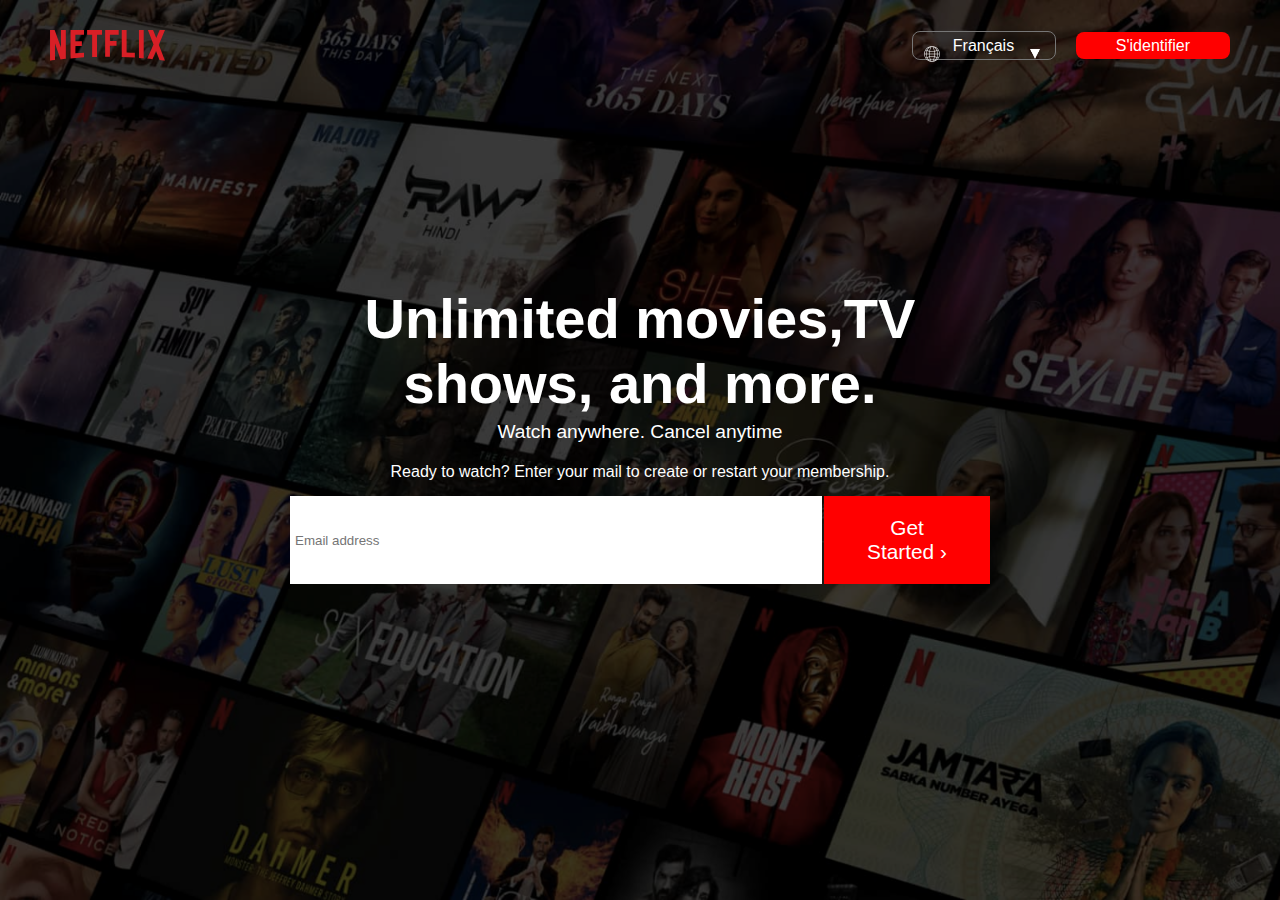
<file: index.html>
<!DOCTYPE html>
<html lang="fr">
    <head>
        <meta charset="utf-8">
        <meta name=”viewport” content=”width=device-width, initial-scale=1″>
        <link href="style.css" rel="stylesheet">
        <title>Netflix</title>
        
    </head>

    <body>
        <header>
        <div class="container">
            <nav class="top_nav">
                <img src="images/netflixLogo1.svg" alt="logo netflix">
            <div class="language">
                <div class="web_icon">
                    <img src="images/linternet.png" alt="web-icon">
                </div>
                    <select name="langue" class="language_choice">
                        <option>Français</option>
                        <option>Anglais</option>
                    </select>
                <div class="down_logo">
                    <img src="images/down-icon.png" alt="down-icon">
                </div>
                <div class="lien">
                    <a href="connexion.html" class="bouton_connexion">S'identifier</a>
                </div>
            </div>
            </div>
        </nav>
        </header> 

        <main>
            <div class="container_main">
                <div class="main_titre">
                    <h1>Unlimited movies,TV shows, and more.</h1>
                    <h2>Watch anywhere. Cancel anytime</h2>
                 <form method="get" action="">
                    <h3>Ready to watch? Enter your mail to create or restart your membership.</h3>
                    <div class="mail">
                        <input type="email" name="mail" placeholder="Email address">
                        <button>Get Started ›</button>
                    </div>
                 </form>
                </div>
        </main>
    </body>
</html>
</file>
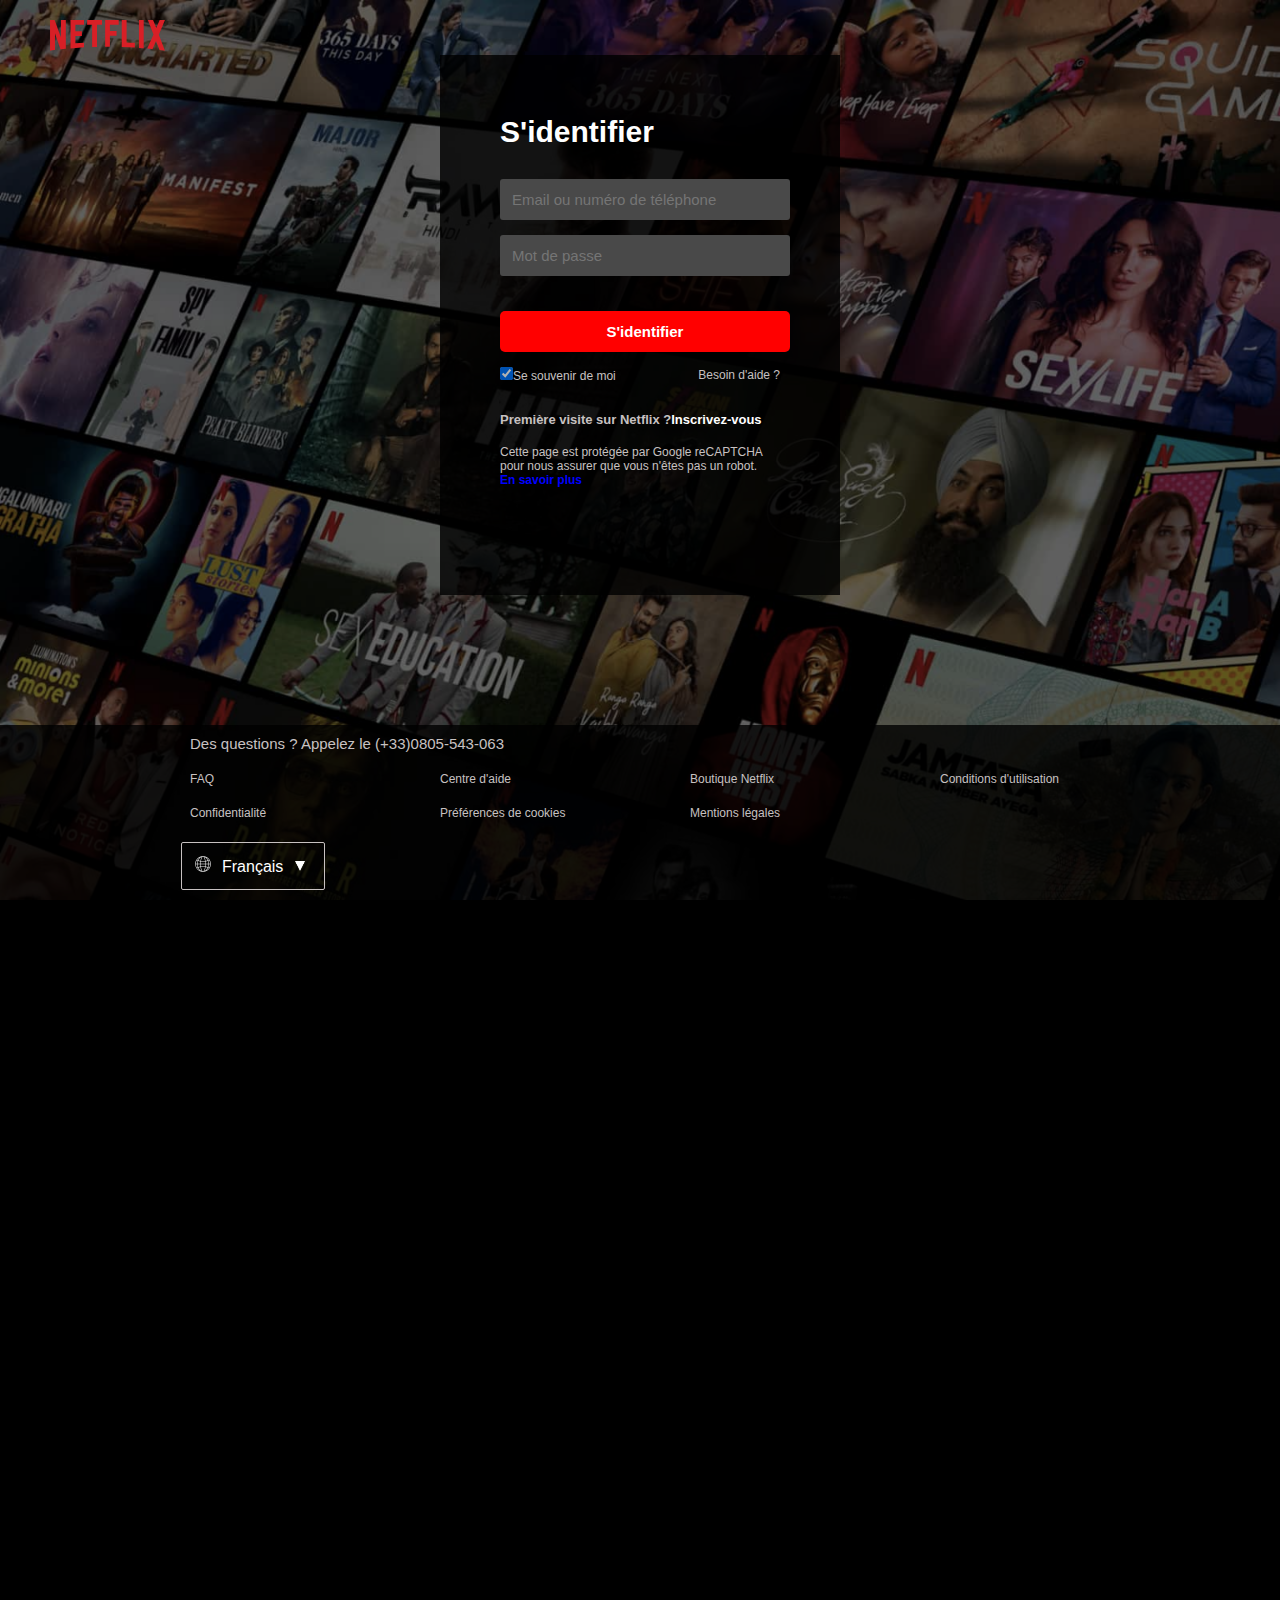
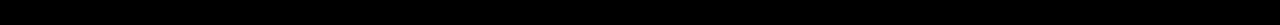
<file: connexion.html>
<!DOCTYPE html>
<html lang="fr">
    <head>
        <meta charset="utf-8">
        <meta name=”viewport” content=”width=device-width, initial-scale=1″>
        <link href="connexion.css" rel="stylesheet">
        <title>Netflix</title>
        
    </head>
<body>
    <header>
        <div class="container">
        <nav class="logo_netflix">
            <img src="images/netflixLogo1.svg" alt="logo netflix">
        </div>
        </nav>
    </header>
        <main>
            <section>
            <div class="container_form">
                <div class="identification">
                    <h1>S'identifier</h1>
                <form>
                    <input type="text" name="e-mail" placeholder="Email ou numéro de téléphone">
                    <input type="password" name="password" placeholder="Mot de passe">
                <div class="bouton">
                    <button>S'identifier</button>
                </div>
                <div class="checkbox">
                    <label class="label_container">
                    <input type="checkbox" checked="checked">Se souvenir de moi
                    <span class="checkbox_style"></span>
                </label>
                </div>
                <div class="help">
                    <a href="">Besoin d'aide ? </a>
                </div>
                </form>
                </div>
                <div class="text">
                    <h2>Première visite sur Netflix ?<a href="">Inscrivez-vous</a></h2><br>
                    <h3>Cette page est protégée par Google reCAPTCHA pour nous assurer que vous n'êtes pas un robot.<br><a href=""><span>En savoir plus</span></a> </h3>
                </div>
            </div>
            </section>
        </main>
        <div class="contenu">
        <footer>
            <p>Des questions ? Appelez le (+33)0805-543-063</p>
            <ul>
                <li>FAQ</li>
                <li>Centre d'aide</li>
                <li>Boutique Netflix</li>
                <li>Conditions d'utilisation</li>
                <li>Confidentialité</li>
                <li>Préférences de cookies</li>
                <li>Mentions légales</li>
                
            </ul>
            <div class="language">
                <div class="web_icon">
                    <img src="images/linternet.png" alt="web-icon">
                </div>
                    <select name="langue" class="language_choice">
                        <option>Français</option>
                        <option>Anglais</option>
                    </select>
                <div class="down_logo">
                    <img src="images/down-icon.png" alt="down-icon">
                </div>
        </footer>
    </div>
</body>
</html>
</file>
<file: style.css>
@font-face {
    font-family: NetflixFont;
    src: url(netflix.otf);
}

* {
    box-sizing: border-box;
    padding: 0;
    margin: 0;
}

body {
    height: 100%;
    width: 100%;
    color: white;
    background: black;
}

.container::before{
    content: "";
    background-image: url(images/netflix.png);
    background-repeat: no-repeat;
    background-size: cover;
    background-position: center;
    height: 100%;
    width: 100%;
    position: absolute;
    opacity: 0.3;
    z-index: -1;
   
}

.top_nav {
    display: flex;
    flex-direction: row;
    justify-content: space-between;
    
}

.top_nav img {
    width: 9%;
    height: 9%;
    margin-left: 50px;
    margin-top: 30px;
}

.language {
    display: inline-flex;
    margin-top: 30px;
    margin-right: 50px;
    gap: 10px;
    align-items: center;
    
}

.language_choice {
    padding-left: 2.5rem;
    padding-top: 0.3rem;
    padding-bottom: 0.3rem;
    padding-right: 2.5rem;
    color: white;
    background: transparent;
    appearance: none;
}

.lien {
    display: flex;
    
}

a {
    background-color: red;
    text-align:center;
    padding-left: 2.5rem;
    padding-top: 0.3rem;
    padding-bottom: 0.3rem;
    padding-right: 2.5rem;
    color: white;
    text-decoration: none;
    font-family: Arial, Helvetica, sans-serif;
    font-size: 1rem;
    border-radius: 8px;
    
}

select {
    font-size:bold;
    font-size: 1rem;
    border-radius: 8px;
    font-family: Arial, Helvetica, sans-serif;
}

.language img {
    position: absolute;
    height: 10px;
    width: 10px;
    right: 240px;
    top: 19px;
}

.web_icon img {
   position: absolute;
   width: 16px;
   height: 16px;
   right: 340px;
   top: 16px;
}

.container_main {
    display:flex;
    justify-content: center;
    align-items: center;
    font-family: sans-serif;
    padding-top: 150px;
}

.main_titre {
    padding: 75px;
    width: 850px;
}

.main_titre h1 {
    font-size: 3.5rem;
    margin-bottom: 5px;
    text-align: center;
}

.main_titre h2 {
    font-size: 1.2rem;
    font-weight: 400;
    margin-bottom: 20px;
    text-align: center;
}

.main_titre h3 {
    font-size: 1rem;
    font-weight: 200;
    margin-bottom: 15px;
    text-align: center;
}

.mail {
    display: flex;
    justify-content: center;
    gap: 2px;
    
}

.mail input {
    padding: 5px;
    padding-right: 350px;
    border: none;
    text-align: left;
    color: grey;
}

.mail button {
    padding: 20px 30px;
    background-color: red;
    border: none;
    color: white;
    font-size: 1.3rem;
}
</file>
<file: connexion.css>
@font-face {
    font-family: NetflixFont;
    src: url(netflix.otf);
}

* {
    box-sizing: border-box;
    padding: 0;
    margin: 0;
}

body {
    height: 100%;
    width: 100%;
    color: white;
    background: black;
    font-family: 'Franklin Gothic Medium', 'Arial Narrow', Arial, sans-serif;
    overflow: hidden;
}

.container::before{
    content: "";
    background-image: url(images/netflix.png);
    background-repeat: no-repeat;
    background-size: cover;
    background-position: center;
    height: 100%;
    width: 100%;
    position: absolute;
    opacity: 0.5;
    z-index: -1;
}

.logo_netflix img {
    width: 9%;
    height: 9%;
    margin-left: 50px;
    margin-top: 20px;  
}

.container_form{
    background-color: rgb(0, 0, 0, 0.8);
    padding: 60px;
    height: 540px;
    width: 400px;
    margin: auto;
}


.indentification {
    display: flex;
    flex-direction: column;
    justify-content: space-between;
    flex-grow: 1;
}

form {
    display: flex;
    flex-direction: column;
    gap: 15px;
    margin-top: 30px;
    text-align: center;
}


button {
    background-color: red;
    border: none;
    border-radius: 5px;
    padding: 12px;
    width: 290px;
    color: white;
    font-family: Arial, Helvetica, sans-serif;
    font-size: 15px;
    font-weight: bold;
    cursor: pointer;
}

.bouton {
    margin-top: 20px;
}


.checkbox {
    display: inline-flex;
    justify-content:flex-start;
    gap: 5px;
    align-content: center;
    
}

h1 {
    font-size: 30px;
}

input[type="checkbox"] {
    filter: brightness(70%);
}



input[type="text"], input[type="password"] {
    width: 290px;
    color: white;
    background-color: rgb(73, 73, 73);
    border: none;
    border-radius: 3px;
    padding: 12px;
    font-size: 15px;
}

label {
    color: rgb(199, 193, 193);
    font-size: 12px;
}


.help a {
    color: rgb(199, 193, 193);
    float: right;
    font-size: 12px;
    text-decoration: none;
    position: relative;
    bottom: 30px;
}
.text {
    color: rgb(199, 193, 193);
}

.text h2{
    font-size: 13px;
}
.text a {
    text-decoration: none;
    color: white;
    font-weight:bold;
}

.text h3 {
    font-size: 12px;
    font-weight: 100;
}

footer {
    color: rgb(199, 193, 193);
    max-width: 1000px;
    margin: 0 auto;
    height: 100vh;
    margin-top: 130px;
}

footer ul {
    display: flex;
    flex-wrap: wrap;
}

footer ul li {
    width: 25%;
    font-size: 12px;
    padding: 10px 50px;
    list-style-type: none;
}

footer p {
    margin-left: 50px;
    padding-bottom: 10px;
    padding-top: 10px;
    font-size: 15px;
}

.contenu {
    background-color: rgb(0, 0, 0, 0.8);
    font-family:Arial, Helvetica, sans-serif;
}

.down_logo img {
    position: relative;
    height: 10px;
    width: 10px;
    right: 40px;
    
}

.web_icon img {
   position: relative;
   width: 16px;
   height: 16px;
   left: 40px;
}

select {
    font-size:bold;
    font-size: 1rem;
    border-radius: 2px;
    border: 1px rgb(199, 193, 193) solid;
    font-family: Arial, Helvetica, sans-serif;
}


.language {
    display: inline-flex;
    margin-top: 12px;
    margin-left: 15px;
    margin-right: 50px;
    gap: 10px;
    align-items: center;
    
}


.language_choice {
    padding-left: 2.5rem;
    padding-top: 0.9rem;
    padding-bottom: 0.9rem;
    padding-right: 2.5rem;
    color: rgb(255, 255, 255);
    background: transparent;
    appearance: none;
}
.language_choice option {
    color: black;
}

li {
    font-family: 'Franklin Gothic Medium', 'Arial Narrow', Arial, sans-serif;
}

.text span {
    color: blue;
}
</file>
